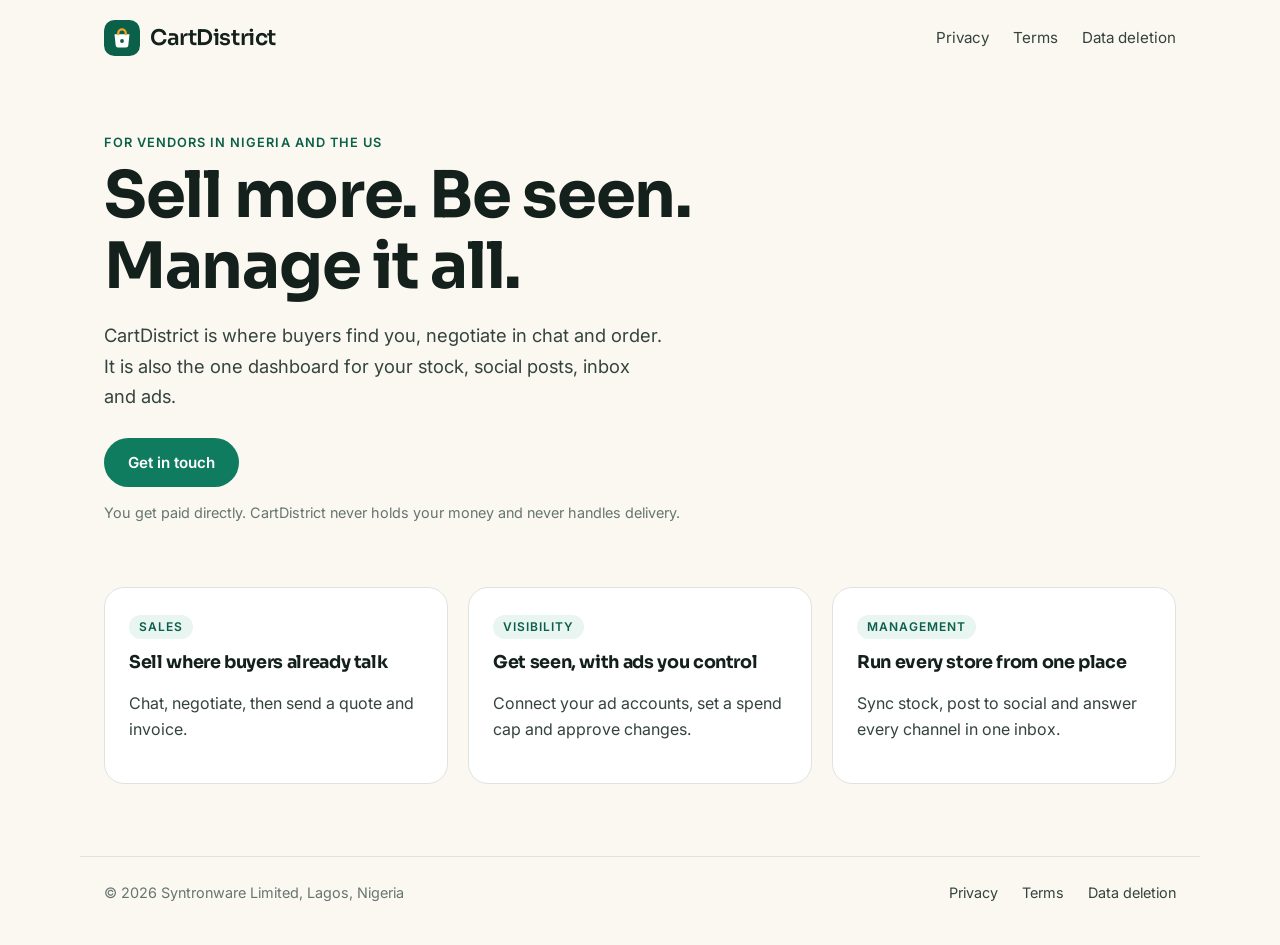
<file: index.html>
<!doctype html>
<html lang="en">
<head>
<meta charset="utf-8">
<meta name="viewport" content="width=device-width, initial-scale=1">
<title>CartDistrict | Sell more. Be seen. Manage it all.</title>
<meta name="description" content="CartDistrict is a marketplace and toolkit for vendors in Nigeria and the US: chat with buyers, manage stock, social posts, inbox and ads in one place.">
<link rel="preconnect" href="https://fonts.googleapis.com">
<link rel="preconnect" href="https://fonts.gstatic.com" crossorigin>
<link href="https://fonts.googleapis.com/css2?family=Inter:wght@400;600&family=Sora:wght@600;700&display=swap" rel="stylesheet">
<link rel="stylesheet" href="style.css">
</head>
<body>
<header class="site-header">
  <a class="brand" href="index.html"><svg viewBox="0 0 48 48" fill="none" xmlns="http://www.w3.org/2000/svg" aria-hidden="true"><rect width="48" height="48" rx="14" fill="#0B6049"/><path d="M14 19h20l-1.6 15a3 3 0 0 1-3 2.7H18.6a3 3 0 0 1-3-2.7L14 19z" fill="#fff"/><path d="M19 19v-1.5a5 5 0 0 1 10 0V19" stroke="#F5A623" stroke-width="3" stroke-linecap="round"/><circle cx="24" cy="28" r="2.6" fill="#0B6049"/></svg> CartDistrict</a>
  <nav aria-label="Main">
    <a href="privacy.html">Privacy</a>
    <a href="terms.html">Terms</a>
    <a href="data-deletion.html">Data deletion</a>
  </nav>
</header>
<main>
  <section class="hero">
    <p class="eyebrow">For vendors in Nigeria and the US</p>
    <h1>Sell more. Be seen. Manage it all.</h1>
    <p class="lead">CartDistrict is where buyers find you, negotiate in chat and order. It is also the one dashboard for your stock, social posts, inbox and ads.</p>
    <a class="btn" href="mailto:support@syntronware.com">Get in touch</a>
    <p class="meta">You get paid directly. CartDistrict never holds your money and never handles delivery.</p>
  </section>
  <div class="cards">
    <div class="card"><span class="tag">Sales</span><h2>Sell where buyers already talk</h2><p>Chat, negotiate, then send a quote and invoice.</p></div>
    <div class="card"><span class="tag">Visibility</span><h2>Get seen, with ads you control</h2><p>Connect your ad accounts, set a spend cap and approve changes.</p></div>
    <div class="card"><span class="tag">Management</span><h2>Run every store from one place</h2><p>Sync stock, post to social and answer every channel in one inbox.</p></div>
  </div>
</main>
<footer class="site-footer">
  <span>© 2026 Syntronware Limited, Lagos, Nigeria</span>
  <nav aria-label="Legal">
    <a href="privacy.html">Privacy</a>
    <a href="terms.html">Terms</a>
    <a href="data-deletion.html">Data deletion</a>
  </nav>
</footer>
</body>
</html>
</file>
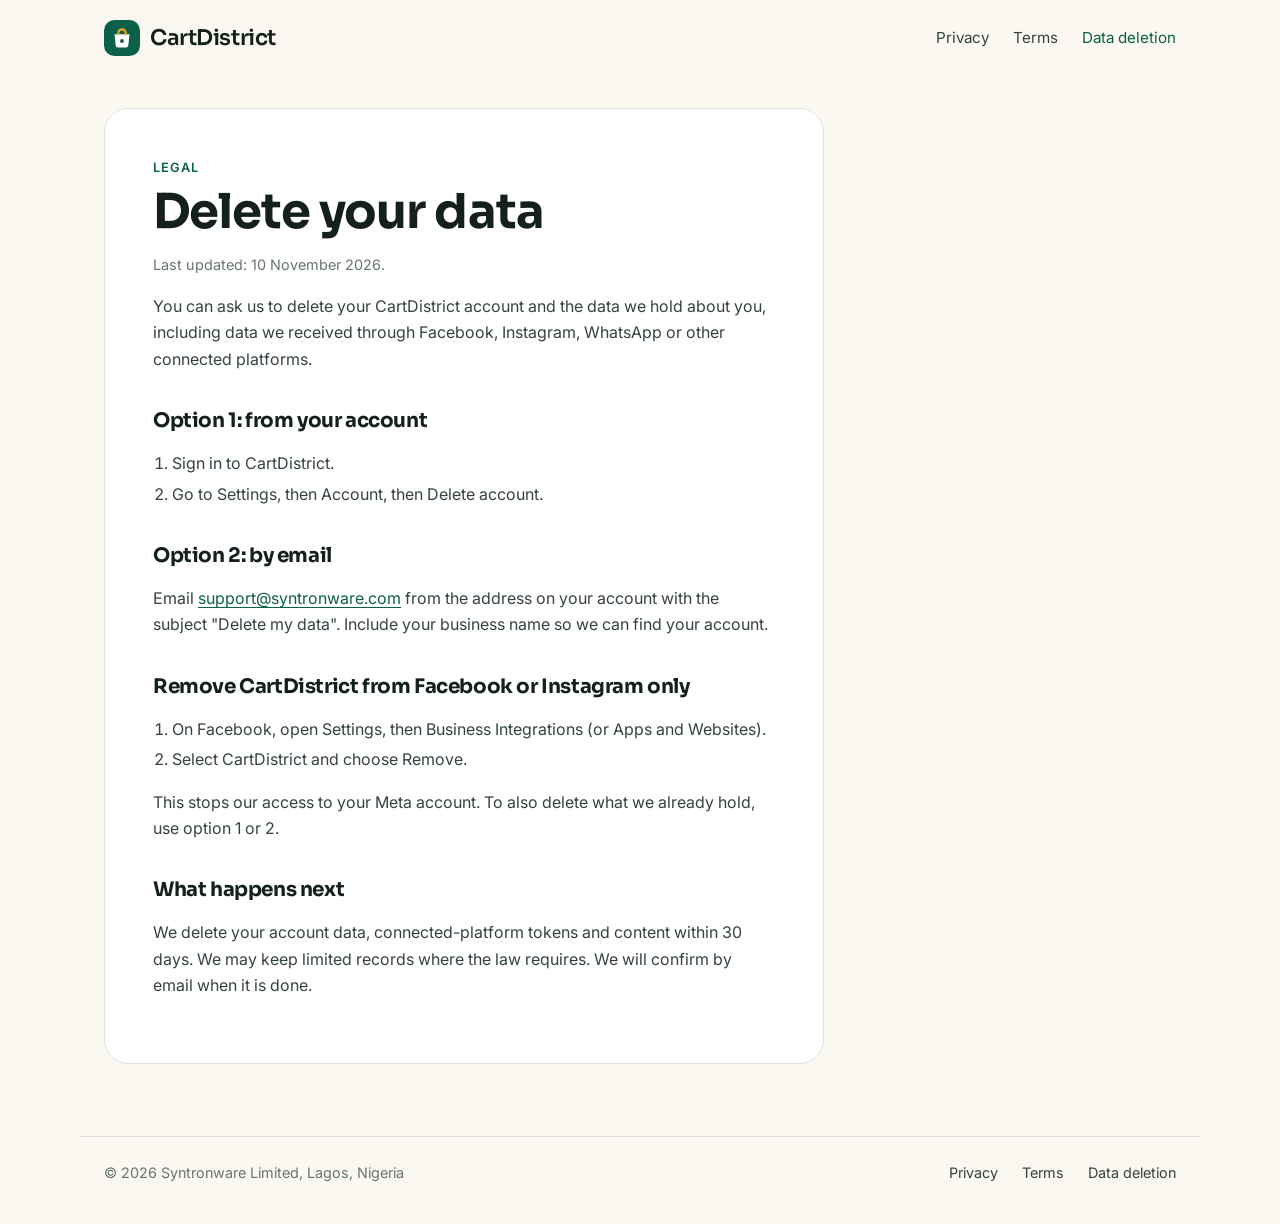
<file: data-deletion.html>
<!doctype html>
<html lang="en">
<head>
<meta charset="utf-8">
<meta name="viewport" content="width=device-width, initial-scale=1">
<title>Data Deletion | CartDistrict</title>
<link rel="preconnect" href="https://fonts.googleapis.com">
<link rel="preconnect" href="https://fonts.gstatic.com" crossorigin>
<link href="https://fonts.googleapis.com/css2?family=Inter:wght@400;600&family=Sora:wght@600;700&display=swap" rel="stylesheet">
<link rel="stylesheet" href="style.css">
</head>
<body>
<header class="site-header">
  <a class="brand" href="index.html"><svg viewBox="0 0 48 48" fill="none" xmlns="http://www.w3.org/2000/svg" aria-hidden="true"><rect width="48" height="48" rx="14" fill="#0B6049"/><path d="M14 19h20l-1.6 15a3 3 0 0 1-3 2.7H18.6a3 3 0 0 1-3-2.7L14 19z" fill="#fff"/><path d="M19 19v-1.5a5 5 0 0 1 10 0V19" stroke="#F5A623" stroke-width="3" stroke-linecap="round"/><circle cx="24" cy="28" r="2.6" fill="#0B6049"/></svg> CartDistrict</a>
  <nav aria-label="Main">
    <a href="privacy.html">Privacy</a>
    <a href="terms.html">Terms</a>
    <a href="data-deletion.html" aria-current="page">Data deletion</a>
  </nav>
</header>
<main>
<article class="doc">
  <p class="eyebrow">Legal</p>
  <h1>Delete your data</h1>
  <p class="meta">Last updated: 10 November 2026.</p>

  <p>You can ask us to delete your CartDistrict account and the data we hold about you, including data we received through Facebook, Instagram, WhatsApp or other connected platforms.</p>

  <h2>Option 1: from your account</h2>
  <ol>
    <li>Sign in to CartDistrict.</li>
    <li>Go to Settings, then Account, then Delete account.</li>
  </ol>

  <h2>Option 2: by email</h2>
  <p>Email <a href="mailto:support@syntronware.com">support@syntronware.com</a> from the address on your account with the subject "Delete my data". Include your business name so we can find your account.</p>

  <h2>Remove CartDistrict from Facebook or Instagram only</h2>
  <ol>
    <li>On Facebook, open Settings, then Business Integrations (or Apps and Websites).</li>
    <li>Select CartDistrict and choose Remove.</li>
  </ol>
  <p>This stops our access to your Meta account. To also delete what we already hold, use option 1 or 2.</p>

  <h2>What happens next</h2>
  <p>We delete your account data, connected-platform tokens and content within 30 days. We may keep limited records where the law requires. We will confirm by email when it is done.</p>
</article>
</main>
<footer class="site-footer">
  <span>© 2026 Syntronware Limited, Lagos, Nigeria</span>
  <nav aria-label="Legal">
    <a href="privacy.html">Privacy</a>
    <a href="terms.html">Terms</a>
    <a href="data-deletion.html">Data deletion</a>
  </nav>
</footer>
</body>
</html>
</file>
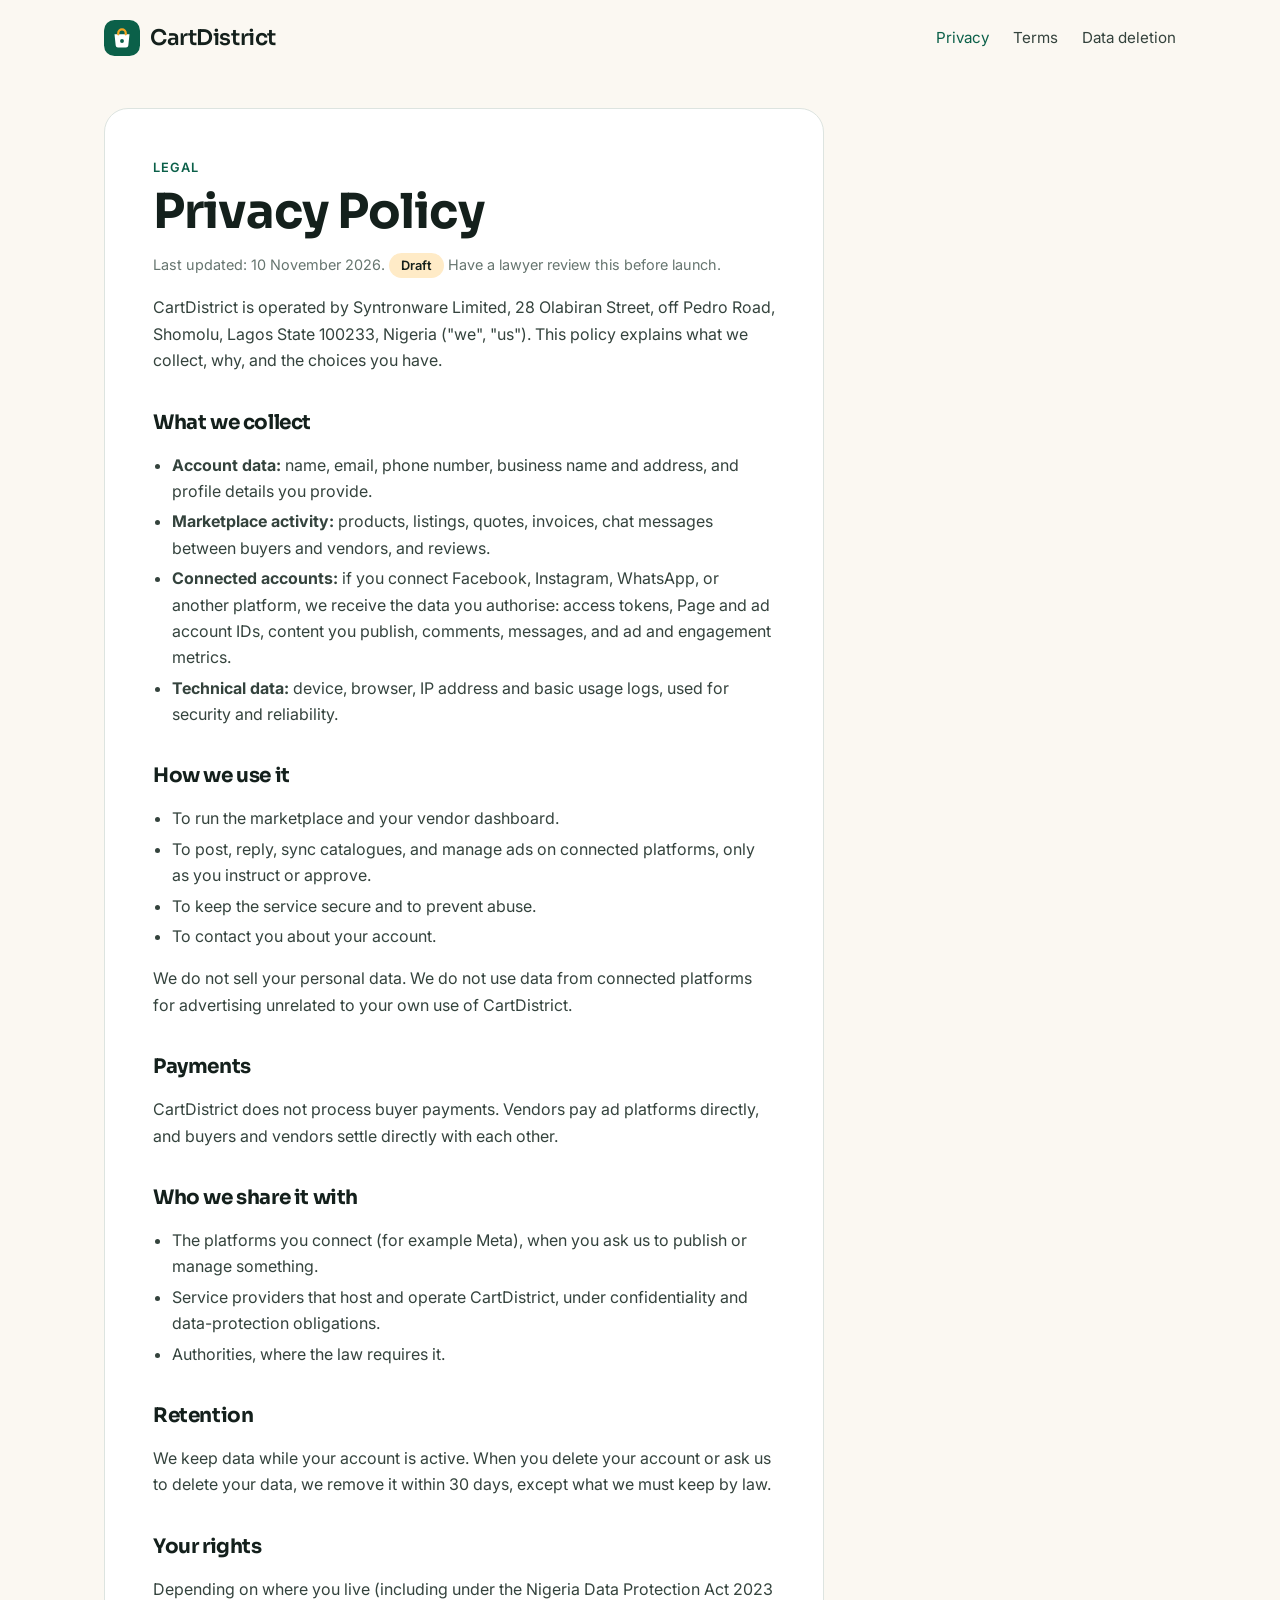
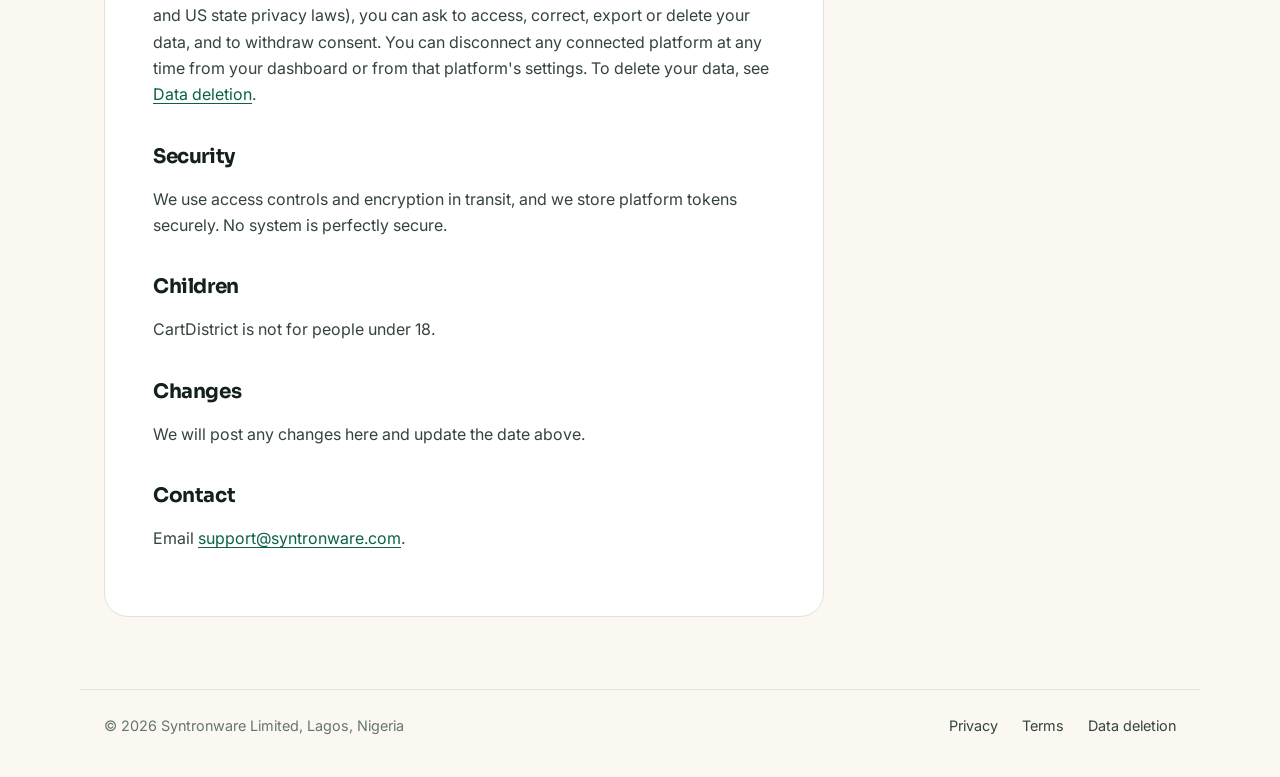
<file: privacy.html>
<!doctype html>
<html lang="en">
<head>
<meta charset="utf-8">
<meta name="viewport" content="width=device-width, initial-scale=1">
<title>Privacy Policy | CartDistrict</title>
<link rel="preconnect" href="https://fonts.googleapis.com">
<link rel="preconnect" href="https://fonts.gstatic.com" crossorigin>
<link href="https://fonts.googleapis.com/css2?family=Inter:wght@400;600&family=Sora:wght@600;700&display=swap" rel="stylesheet">
<link rel="stylesheet" href="style.css">
</head>
<body>
<header class="site-header">
  <a class="brand" href="index.html"><svg viewBox="0 0 48 48" fill="none" xmlns="http://www.w3.org/2000/svg" aria-hidden="true"><rect width="48" height="48" rx="14" fill="#0B6049"/><path d="M14 19h20l-1.6 15a3 3 0 0 1-3 2.7H18.6a3 3 0 0 1-3-2.7L14 19z" fill="#fff"/><path d="M19 19v-1.5a5 5 0 0 1 10 0V19" stroke="#F5A623" stroke-width="3" stroke-linecap="round"/><circle cx="24" cy="28" r="2.6" fill="#0B6049"/></svg> CartDistrict</a>
  <nav aria-label="Main">
    <a href="privacy.html" aria-current="page">Privacy</a>
    <a href="terms.html">Terms</a>
    <a href="data-deletion.html">Data deletion</a>
  </nav>
</header>
<main>
<article class="doc">
  <p class="eyebrow">Legal</p>
  <h1>Privacy Policy</h1>
  <p class="meta">Last updated: 10 November 2026. <span class="draft">Draft</span> Have a lawyer review this before launch.</p>

  <p>CartDistrict is operated by Syntronware Limited, 28 Olabiran Street, off Pedro Road, Shomolu, Lagos State 100233, Nigeria ("we", "us"). This policy explains what we collect, why, and the choices you have.</p>

  <h2>What we collect</h2>
  <ul>
    <li><strong>Account data:</strong> name, email, phone number, business name and address, and profile details you provide.</li>
    <li><strong>Marketplace activity:</strong> products, listings, quotes, invoices, chat messages between buyers and vendors, and reviews.</li>
    <li><strong>Connected accounts:</strong> if you connect Facebook, Instagram, WhatsApp, or another platform, we receive the data you authorise: access tokens, Page and ad account IDs, content you publish, comments, messages, and ad and engagement metrics.</li>
    <li><strong>Technical data:</strong> device, browser, IP address and basic usage logs, used for security and reliability.</li>
  </ul>

  <h2>How we use it</h2>
  <ul>
    <li>To run the marketplace and your vendor dashboard.</li>
    <li>To post, reply, sync catalogues, and manage ads on connected platforms, only as you instruct or approve.</li>
    <li>To keep the service secure and to prevent abuse.</li>
    <li>To contact you about your account.</li>
  </ul>
  <p>We do not sell your personal data. We do not use data from connected platforms for advertising unrelated to your own use of CartDistrict.</p>

  <h2>Payments</h2>
  <p>CartDistrict does not process buyer payments. Vendors pay ad platforms directly, and buyers and vendors settle directly with each other.</p>

  <h2>Who we share it with</h2>
  <ul>
    <li>The platforms you connect (for example Meta), when you ask us to publish or manage something.</li>
    <li>Service providers that host and operate CartDistrict, under confidentiality and data-protection obligations.</li>
    <li>Authorities, where the law requires it.</li>
  </ul>

  <h2>Retention</h2>
  <p>We keep data while your account is active. When you delete your account or ask us to delete your data, we remove it within 30 days, except what we must keep by law.</p>

  <h2>Your rights</h2>
  <p>Depending on where you live (including under the Nigeria Data Protection Act 2023 and US state privacy laws), you can ask to access, correct, export or delete your data, and to withdraw consent. You can disconnect any connected platform at any time from your dashboard or from that platform's settings. To delete your data, see <a href="data-deletion.html">Data deletion</a>.</p>

  <h2>Security</h2>
  <p>We use access controls and encryption in transit, and we store platform tokens securely. No system is perfectly secure.</p>

  <h2>Children</h2>
  <p>CartDistrict is not for people under 18.</p>

  <h2>Changes</h2>
  <p>We will post any changes here and update the date above.</p>

  <h2>Contact</h2>
  <p>Email <a href="mailto:support@syntronware.com">support@syntronware.com</a>.</p>
</article>
</main>
<footer class="site-footer">
  <span>© 2026 Syntronware Limited, Lagos, Nigeria</span>
  <nav aria-label="Legal">
    <a href="privacy.html">Privacy</a>
    <a href="terms.html">Terms</a>
    <a href="data-deletion.html">Data deletion</a>
  </nav>
</footer>
</body>
</html>
</file>
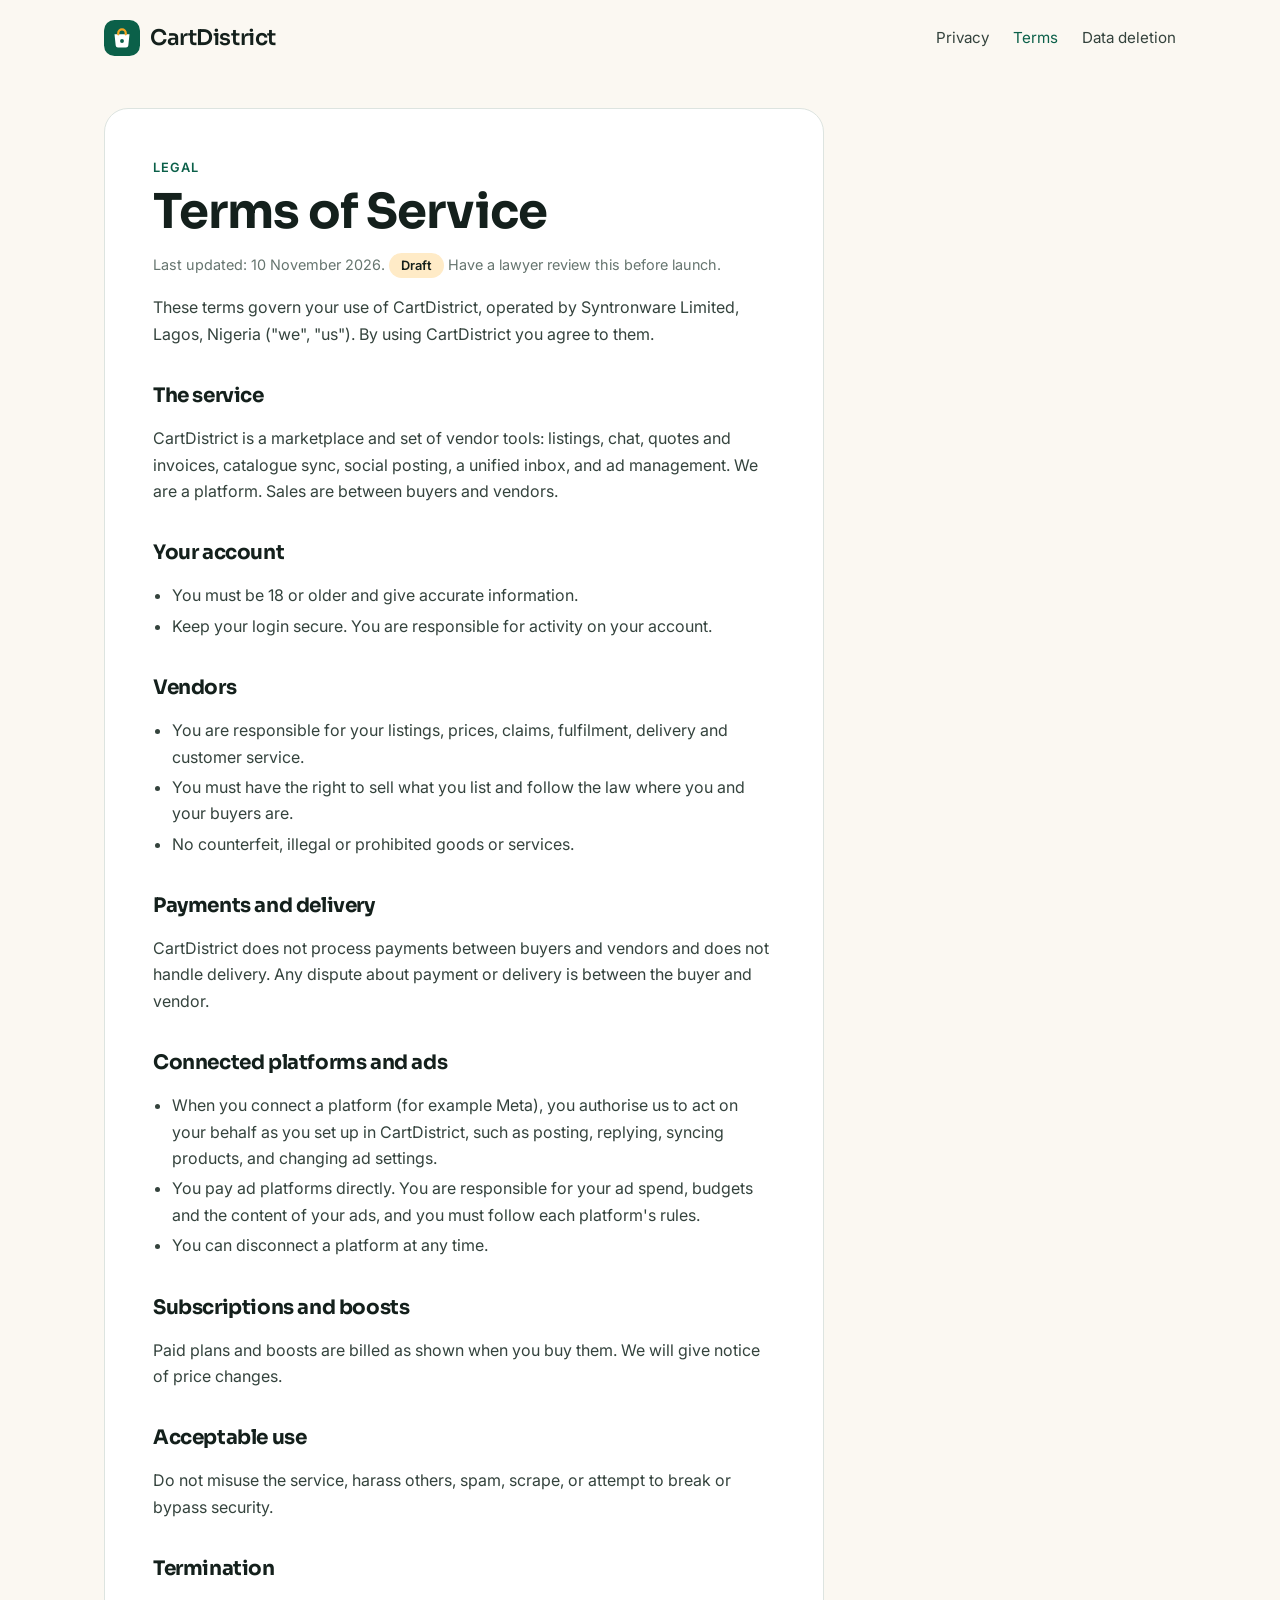
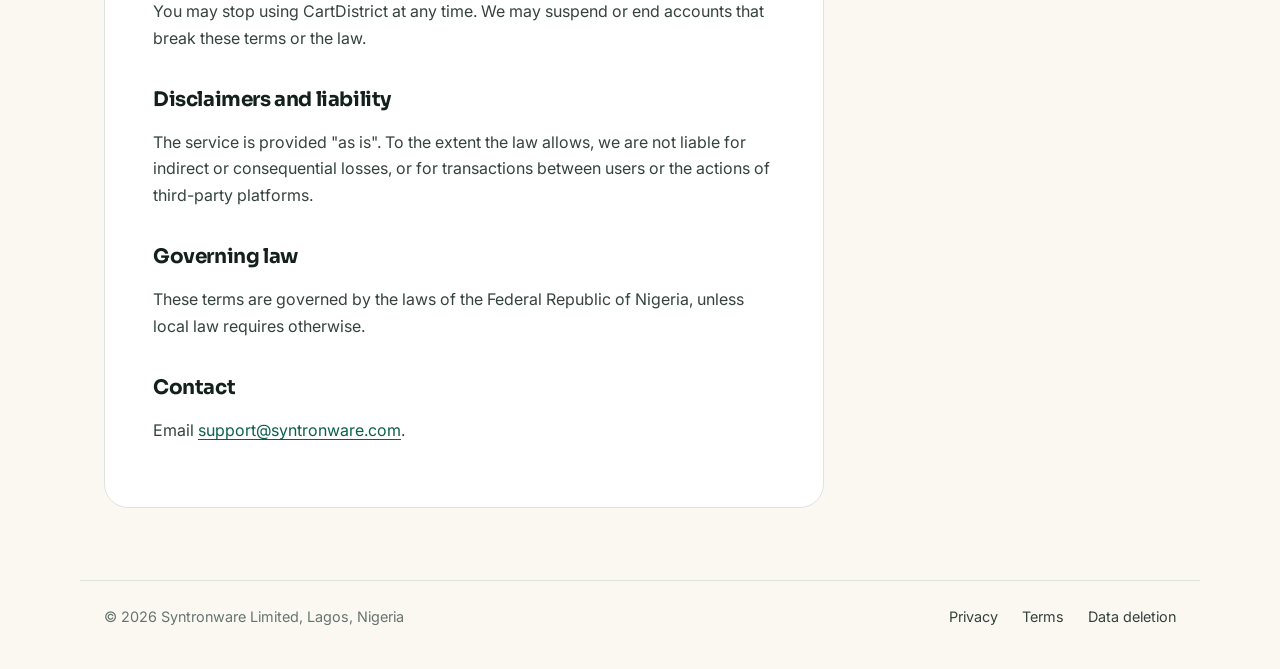
<file: terms.html>
<!doctype html>
<html lang="en">
<head>
<meta charset="utf-8">
<meta name="viewport" content="width=device-width, initial-scale=1">
<title>Terms of Service | CartDistrict</title>
<link rel="preconnect" href="https://fonts.googleapis.com">
<link rel="preconnect" href="https://fonts.gstatic.com" crossorigin>
<link href="https://fonts.googleapis.com/css2?family=Inter:wght@400;600&family=Sora:wght@600;700&display=swap" rel="stylesheet">
<link rel="stylesheet" href="style.css">
</head>
<body>
<header class="site-header">
  <a class="brand" href="index.html"><svg viewBox="0 0 48 48" fill="none" xmlns="http://www.w3.org/2000/svg" aria-hidden="true"><rect width="48" height="48" rx="14" fill="#0B6049"/><path d="M14 19h20l-1.6 15a3 3 0 0 1-3 2.7H18.6a3 3 0 0 1-3-2.7L14 19z" fill="#fff"/><path d="M19 19v-1.5a5 5 0 0 1 10 0V19" stroke="#F5A623" stroke-width="3" stroke-linecap="round"/><circle cx="24" cy="28" r="2.6" fill="#0B6049"/></svg> CartDistrict</a>
  <nav aria-label="Main">
    <a href="privacy.html">Privacy</a>
    <a href="terms.html" aria-current="page">Terms</a>
    <a href="data-deletion.html">Data deletion</a>
  </nav>
</header>
<main>
<article class="doc">
  <p class="eyebrow">Legal</p>
  <h1>Terms of Service</h1>
  <p class="meta">Last updated: 10 November 2026. <span class="draft">Draft</span> Have a lawyer review this before launch.</p>

  <p>These terms govern your use of CartDistrict, operated by Syntronware Limited, Lagos, Nigeria ("we", "us"). By using CartDistrict you agree to them.</p>

  <h2>The service</h2>
  <p>CartDistrict is a marketplace and set of vendor tools: listings, chat, quotes and invoices, catalogue sync, social posting, a unified inbox, and ad management. We are a platform. Sales are between buyers and vendors.</p>

  <h2>Your account</h2>
  <ul>
    <li>You must be 18 or older and give accurate information.</li>
    <li>Keep your login secure. You are responsible for activity on your account.</li>
  </ul>

  <h2>Vendors</h2>
  <ul>
    <li>You are responsible for your listings, prices, claims, fulfilment, delivery and customer service.</li>
    <li>You must have the right to sell what you list and follow the law where you and your buyers are.</li>
    <li>No counterfeit, illegal or prohibited goods or services.</li>
  </ul>

  <h2>Payments and delivery</h2>
  <p>CartDistrict does not process payments between buyers and vendors and does not handle delivery. Any dispute about payment or delivery is between the buyer and vendor.</p>

  <h2>Connected platforms and ads</h2>
  <ul>
    <li>When you connect a platform (for example Meta), you authorise us to act on your behalf as you set up in CartDistrict, such as posting, replying, syncing products, and changing ad settings.</li>
    <li>You pay ad platforms directly. You are responsible for your ad spend, budgets and the content of your ads, and you must follow each platform's rules.</li>
    <li>You can disconnect a platform at any time.</li>
  </ul>

  <h2>Subscriptions and boosts</h2>
  <p>Paid plans and boosts are billed as shown when you buy them. We will give notice of price changes.</p>

  <h2>Acceptable use</h2>
  <p>Do not misuse the service, harass others, spam, scrape, or attempt to break or bypass security.</p>

  <h2>Termination</h2>
  <p>You may stop using CartDistrict at any time. We may suspend or end accounts that break these terms or the law.</p>

  <h2>Disclaimers and liability</h2>
  <p>The service is provided "as is". To the extent the law allows, we are not liable for indirect or consequential losses, or for transactions between users or the actions of third-party platforms.</p>

  <h2>Governing law</h2>
  <p>These terms are governed by the laws of the Federal Republic of Nigeria, unless local law requires otherwise.</p>

  <h2>Contact</h2>
  <p>Email <a href="mailto:support@syntronware.com">support@syntronware.com</a>.</p>
</article>
</main>
<footer class="site-footer">
  <span>© 2026 Syntronware Limited, Lagos, Nigeria</span>
  <nav aria-label="Legal">
    <a href="privacy.html">Privacy</a>
    <a href="terms.html">Terms</a>
    <a href="data-deletion.html">Data deletion</a>
  </nav>
</footer>
</body>
</html>
</file>
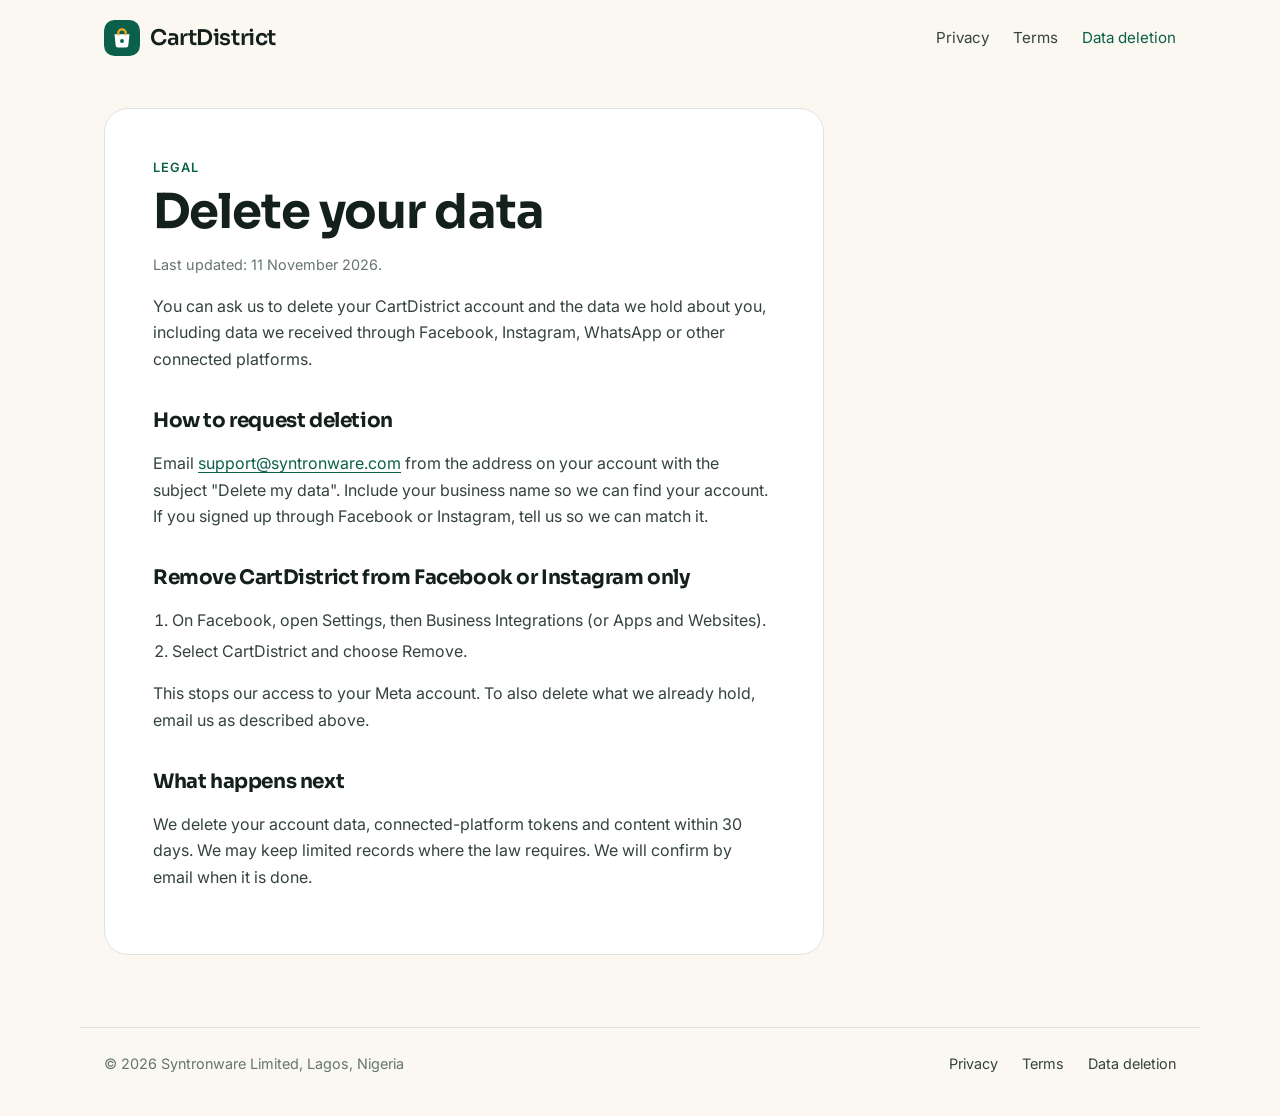
<file: public/data-deletion.html>
<!doctype html>
<html lang="en">
<head>
<meta charset="utf-8">
<meta name="viewport" content="width=device-width, initial-scale=1">
<title>Data Deletion | CartDistrict</title>
<link rel="preconnect" href="https://fonts.googleapis.com">
<link rel="preconnect" href="https://fonts.gstatic.com" crossorigin>
<link href="https://fonts.googleapis.com/css2?family=Inter:wght@400;600&family=Sora:wght@600;700&display=swap" rel="stylesheet">
<link rel="stylesheet" href="style.css">
</head>
<body>
<header class="site-header">
  <a class="brand" href="index.html"><svg viewBox="0 0 48 48" fill="none" xmlns="http://www.w3.org/2000/svg" aria-hidden="true"><rect width="48" height="48" rx="14" fill="#0B6049"/><path d="M14 19h20l-1.6 15a3 3 0 0 1-3 2.7H18.6a3 3 0 0 1-3-2.7L14 19z" fill="#fff"/><path d="M19 19v-1.5a5 5 0 0 1 10 0V19" stroke="#F5A623" stroke-width="3" stroke-linecap="round"/><circle cx="24" cy="28" r="2.6" fill="#0B6049"/></svg> CartDistrict</a>
  <nav aria-label="Main">
    <a href="privacy.html">Privacy</a>
    <a href="terms.html">Terms</a>
    <a href="data-deletion.html" aria-current="page">Data deletion</a>
  </nav>
</header>
<main>
<article class="doc">
  <p class="eyebrow">Legal</p>
  <h1>Delete your data</h1>
  <p class="meta">Last updated: 11 November 2026.</p>

  <p>You can ask us to delete your CartDistrict account and the data we hold about you, including data we received through Facebook, Instagram, WhatsApp or other connected platforms.</p>

  <h2>How to request deletion</h2>
  <p>Email <a href="mailto:support@syntronware.com">support@syntronware.com</a> from the address on your account with the subject "Delete my data". Include your business name so we can find your account. If you signed up through Facebook or Instagram, tell us so we can match it.</p>

  <h2>Remove CartDistrict from Facebook or Instagram only</h2>
  <ol>
    <li>On Facebook, open Settings, then Business Integrations (or Apps and Websites).</li>
    <li>Select CartDistrict and choose Remove.</li>
  </ol>
  <p>This stops our access to your Meta account. To also delete what we already hold, email us as described above.</p>

  <h2>What happens next</h2>
  <p>We delete your account data, connected-platform tokens and content within 30 days. We may keep limited records where the law requires. We will confirm by email when it is done.</p>
</article>
</main>
<footer class="site-footer">
  <span>© 2026 Syntronware Limited, Lagos, Nigeria</span>
  <nav aria-label="Legal">
    <a href="privacy.html">Privacy</a>
    <a href="terms.html">Terms</a>
    <a href="data-deletion.html">Data deletion</a>
  </nav>
</footer>
</body>
</html>
</file>
<file: style.css>
:root {
  --cream: #FBF8F2; --white: #fff;
  --ink-900: #14201C; --ink-700: #34433D; --ink-500: #66756F; --ink-200: #DDE4E0; --ink-100: #EEF2EF;
  --green-700: #0B6049; --green-600: #0F7B5F; --green-50: #E8F5F0;
  --amber-500: #F5A623;
  --bg: var(--cream); --surface: var(--white); --fg: var(--ink-900); --fg-2: var(--ink-700); --muted: var(--ink-500);
  --line: var(--ink-200); --accent: var(--green-700); --accent-soft: var(--green-50);
}
* { box-sizing: border-box; }
html { scroll-behavior: smooth; }
body { margin: 0; background: var(--bg); color: var(--fg); font: 16px/1.65 Inter, system-ui, -apple-system, Segoe UI, Roboto, sans-serif; }
h1, h2, .brand { font-family: Sora, Inter, system-ui, sans-serif; letter-spacing: -0.02em; }

.site-header, main, .site-footer { max-width: 1120px; margin: 0 auto; padding-left: 24px; padding-right: 24px; }
.site-header { display: flex; align-items: center; gap: 28px; flex-wrap: wrap; padding-top: 20px; padding-bottom: 20px; }
.brand { display: inline-flex; align-items: center; gap: 10px; margin-right: auto; font-weight: 600; font-size: 1.35rem; color: var(--fg); text-decoration: none; }
.brand svg { width: 36px; height: 36px; flex: none; }
.site-header nav { display: flex; gap: 24px; flex-wrap: wrap; }
.site-header nav a { color: var(--fg-2); text-decoration: none; font-size: .95rem; }
.site-header nav a:hover, .site-header nav a[aria-current="page"] { color: var(--accent); }

main { padding-top: 32px; padding-bottom: 72px; }
.doc { max-width: 720px; background: var(--surface); border: 1px solid var(--line); border-radius: 24px; padding: 48px; }
.eyebrow { font-size: .8rem; font-weight: 600; letter-spacing: .08em; text-transform: uppercase; color: var(--accent); margin: 0 0 8px; }
h1 { font-size: clamp(2rem, 5vw, 3rem); line-height: 1.1; margin: 0 0 12px; }
h2 { font-size: 1.25rem; line-height: 1.3; margin: 2.25rem 0 .5rem; }
p, li { color: var(--fg-2); }
p.meta { color: var(--muted); font-size: .9rem; }
.draft { display: inline-block; background: #FFEBC7; color: var(--ink-900); border-radius: 999px; padding: 2px 12px; font-size: .8rem; font-weight: 600; }
a { color: var(--accent); text-underline-offset: 3px; }
ul, ol { padding-left: 1.2rem; }
li { margin: .25rem 0; }

.hero { padding: 24px 0 8px; max-width: 720px; }
.hero h1 { font-size: clamp(2.4rem, 7vw, 4rem); }
.hero p.lead { font-size: 1.15rem; max-width: 560px; }
.cards { display: grid; grid-template-columns: repeat(auto-fit, minmax(240px, 1fr)); gap: 20px; margin-top: 40px; }
.card { background: var(--surface); border: 1px solid var(--line); border-radius: 20px; padding: 24px; }
.card h2 { margin-top: 12px; font-size: 1.1rem; }
.tag { display: inline-block; background: var(--accent-soft); color: var(--accent); font-size: .75rem; font-weight: 600; letter-spacing: .08em; text-transform: uppercase; border-radius: 999px; padding: 2px 10px; }
.btn { display: inline-block; background: var(--green-600); color: #fff; text-decoration: none; font-weight: 600; font-size: .95rem; border-radius: 999px; padding: 12px 24px; margin-top: 8px; }
.btn:hover { background: var(--green-700); }

.site-footer { border-top: 1px solid var(--line); padding-top: 24px; padding-bottom: 40px; color: var(--muted); font-size: .9rem; display: flex; gap: 16px 28px; flex-wrap: wrap; justify-content: space-between; }
.site-footer nav { display: flex; gap: 24px; flex-wrap: wrap; }
.site-footer a { color: var(--fg-2); text-decoration: none; }
.site-footer a:hover { color: var(--accent); }

@media (max-width: 600px) { .doc { padding: 28px 20px; border-radius: 20px; } }
@media (prefers-color-scheme: dark) {
  :root { --bg: #14201C; --surface: #1F2D27; --fg: #F7F9F7; --fg-2: #B7C2BD; --muted: #8FA09A; --line: #34433D; --accent: #6CC4A5; --accent-soft: #0B3A2D; }
  .btn { background: #6CC4A5; color: #14201C; }
  .btn:hover { background: #8AD3B9; }
}
</file>
<file: public/style.css>
:root {
  --cream: #FBF8F2; --white: #fff;
  --ink-900: #14201C; --ink-700: #34433D; --ink-500: #66756F; --ink-200: #DDE4E0; --ink-100: #EEF2EF;
  --green-700: #0B6049; --green-600: #0F7B5F; --green-50: #E8F5F0;
  --amber-500: #F5A623;
  --bg: var(--cream); --surface: var(--white); --fg: var(--ink-900); --fg-2: var(--ink-700); --muted: var(--ink-500);
  --line: var(--ink-200); --accent: var(--green-700); --accent-soft: var(--green-50);
}
* { box-sizing: border-box; }
html { scroll-behavior: smooth; }
body { margin: 0; background: var(--bg); color: var(--fg); font: 16px/1.65 Inter, system-ui, -apple-system, Segoe UI, Roboto, sans-serif; }
h1, h2, .brand { font-family: Sora, Inter, system-ui, sans-serif; letter-spacing: -0.02em; }

.site-header, main, .site-footer { max-width: 1120px; margin: 0 auto; padding-left: 24px; padding-right: 24px; }
.site-header { display: flex; align-items: center; gap: 28px; flex-wrap: wrap; padding-top: 20px; padding-bottom: 20px; }
.brand { display: inline-flex; align-items: center; gap: 10px; margin-right: auto; font-weight: 600; font-size: 1.35rem; color: var(--fg); text-decoration: none; }
.brand svg { width: 36px; height: 36px; flex: none; }
.site-header nav { display: flex; gap: 24px; flex-wrap: wrap; }
.site-header nav a { color: var(--fg-2); text-decoration: none; font-size: .95rem; }
.site-header nav a:hover, .site-header nav a[aria-current="page"] { color: var(--accent); }

main { padding-top: 32px; padding-bottom: 72px; }
.doc { max-width: 720px; background: var(--surface); border: 1px solid var(--line); border-radius: 24px; padding: 48px; }
.eyebrow { font-size: .8rem; font-weight: 600; letter-spacing: .08em; text-transform: uppercase; color: var(--accent); margin: 0 0 8px; }
h1 { font-size: clamp(2rem, 5vw, 3rem); line-height: 1.1; margin: 0 0 12px; }
h2 { font-size: 1.25rem; line-height: 1.3; margin: 2.25rem 0 .5rem; }
p, li { color: var(--fg-2); }
p.meta { color: var(--muted); font-size: .9rem; }
.draft { display: inline-block; background: #FFEBC7; color: var(--ink-900); border-radius: 999px; padding: 2px 12px; font-size: .8rem; font-weight: 600; }
a { color: var(--accent); text-underline-offset: 3px; }
ul, ol { padding-left: 1.2rem; }
li { margin: .25rem 0; }

.hero { padding: 24px 0 8px; max-width: 720px; }
.hero h1 { font-size: clamp(2.4rem, 7vw, 4rem); }
.hero p.lead { font-size: 1.15rem; max-width: 560px; }
.cards { display: grid; grid-template-columns: repeat(auto-fit, minmax(240px, 1fr)); gap: 20px; margin-top: 40px; }
.card { background: var(--surface); border: 1px solid var(--line); border-radius: 20px; padding: 24px; }
.card h2 { margin-top: 12px; font-size: 1.1rem; }
.tag { display: inline-block; background: var(--accent-soft); color: var(--accent); font-size: .75rem; font-weight: 600; letter-spacing: .08em; text-transform: uppercase; border-radius: 999px; padding: 2px 10px; }
.btn { display: inline-block; background: var(--green-600); color: #fff; text-decoration: none; font-weight: 600; font-size: .95rem; border-radius: 999px; padding: 12px 24px; margin-top: 8px; }
.btn:hover { background: var(--green-700); }

.site-footer { border-top: 1px solid var(--line); padding-top: 24px; padding-bottom: 40px; color: var(--muted); font-size: .9rem; display: flex; gap: 16px 28px; flex-wrap: wrap; justify-content: space-between; }
.site-footer nav { display: flex; gap: 24px; flex-wrap: wrap; }
.site-footer a { color: var(--fg-2); text-decoration: none; }
.site-footer a:hover { color: var(--accent); }

@media (max-width: 600px) { .doc { padding: 28px 20px; border-radius: 20px; } }
@media (prefers-color-scheme: dark) {
  :root { --bg: #14201C; --surface: #1F2D27; --fg: #F7F9F7; --fg-2: #B7C2BD; --muted: #8FA09A; --line: #34433D; --accent: #6CC4A5; --accent-soft: #0B3A2D; }
  .btn { background: #6CC4A5; color: #14201C; }
  .btn:hover { background: #8AD3B9; }
}
</file>
